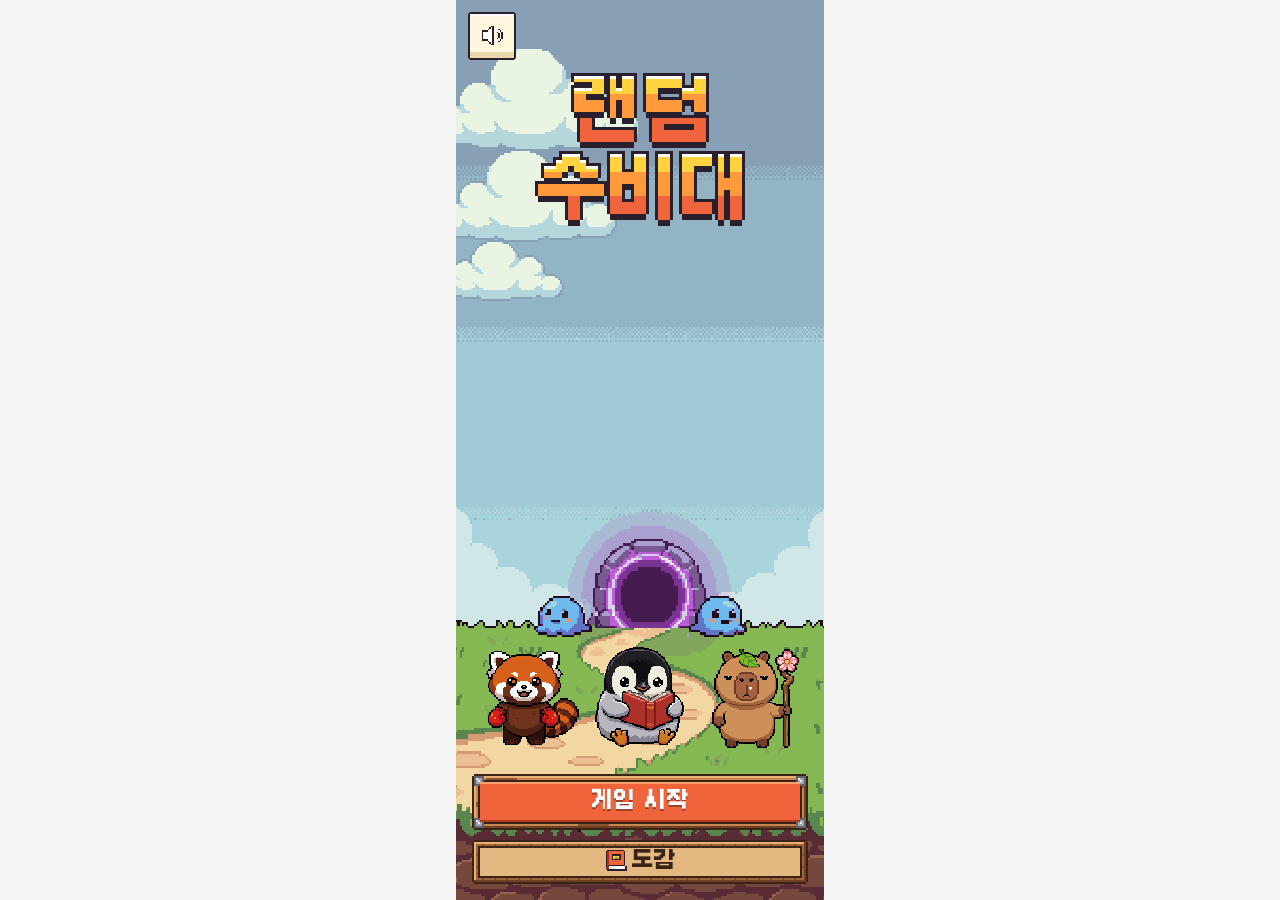
<file: index.html>
<!doctype html>
<html lang="ko">
  <head>
    <meta charset="UTF-8" />
    <meta name="viewport" content="width=device-width, initial-scale=1.0" />
    <title>랜덤 수비대</title>
    <script type="module" crossorigin src="./assets/index-B92Jqbr9.js"></script>
    <link rel="stylesheet" crossorigin href="./assets/index-Wge8R_NI.css">
    <link rel="manifest" href="./manifest.webmanifest">
    <link rel="icon" href="./icon-192.png">
    <meta name="theme-color" content="#C2410C">
  </head>
  <body>
    <div id="root"><div style="position:fixed;inset:0;display:flex;flex-direction:column;align-items:center;justify-content:center;gap:12px;background:#9fd4e8;color:#1f2a44;font:700 22px/1.2 'Malgun Gothic','Apple SD Gothic Neo',system-ui,sans-serif"><style>@keyframes studio-penguin{to{background-position-x:-720px}}</style><div style="width:80px;height:80px;background:url([data-uri]) 0 0/720px 80px no-repeat;image-rendering:pixelated;animation:studio-penguin 1.2s steps(9) infinite"></div><div>팽스튜디오</div><div style="font-size:14px;font-weight:400;opacity:.7">불러오는 중…</div></div></div>
    <script>if('serviceWorker' in navigator)addEventListener('load',()=>navigator.serviceWorker.register('./sw.js'))</script>
  </body>
</html>
</file>
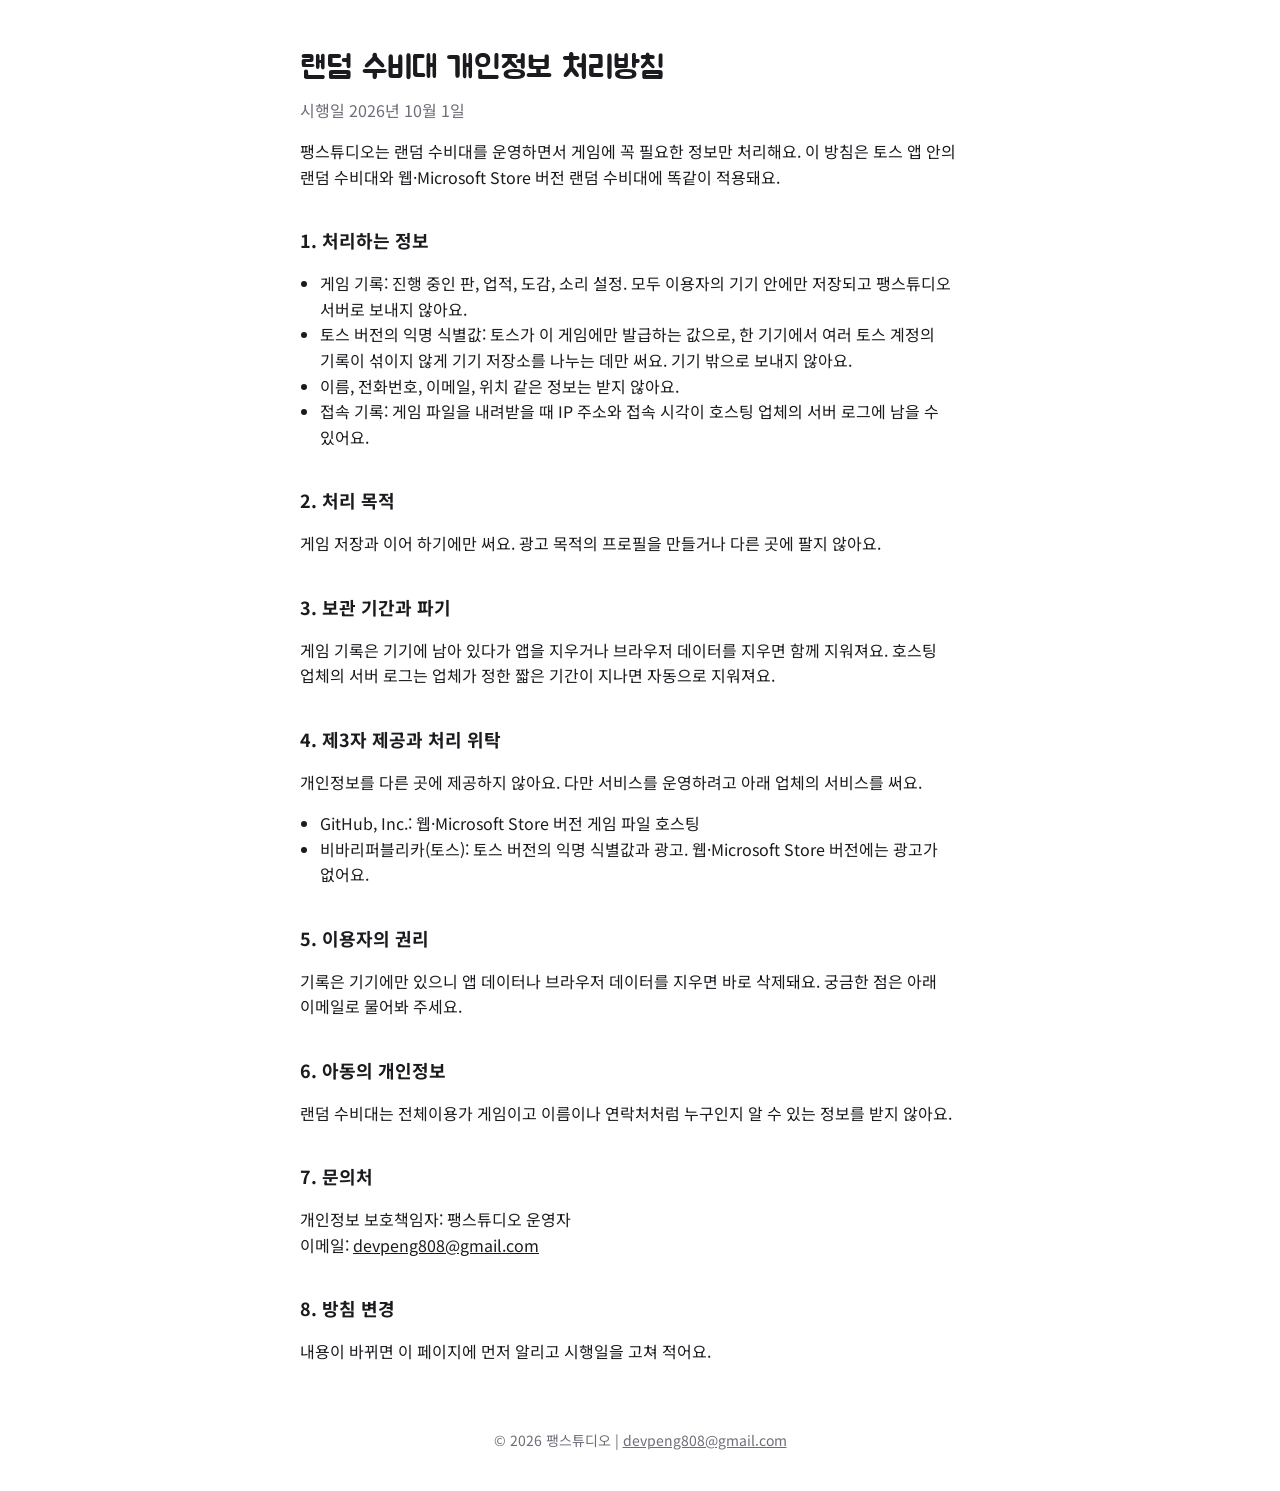
<file: privacy.html>
<!doctype html>
<html lang="ko">
<head>
  <meta charset="utf-8">
  <meta name="viewport" content="width=device-width, initial-scale=1, viewport-fit=cover">
  <title>랜덤 수비대 개인정보 처리방침</title>
  <meta name="theme-color" content="#ffffff">
  <link rel="icon" href="./icon-192.png" type="image/png">
  <link rel="preconnect" href="https://fonts.googleapis.com">
  <link rel="preconnect" href="https://fonts.gstatic.com" crossorigin>
  <link rel="stylesheet" href="https://fonts.googleapis.com/css2?family=Jua&family=Noto+Sans+KR:wght@400;700&display=swap">
  <style>
    :root { --ink: #1b1b1f; --ink-subtle: #6b6e76; }
    body { margin: 0; background: #fff; color: var(--ink); font: 400 16px/1.6 'Noto Sans KR', system-ui, sans-serif; word-break: keep-all; }
    .bottom { padding: 24px 16px 40px; text-align: center; color: var(--ink-subtle); font-size: 14px; }
    .bottom a { color: inherit; }
    .doc { max-width: 680px; margin: 0 auto; padding: 48px 16px 24px; }
    .doc h1 { margin: 0 0 8px; font: 400 32px/1.3 'Jua', sans-serif; }
    .doc h2 { margin: 36px 0 8px; font-size: 18px; }
    .doc p, .doc li { color: var(--ink); }
    .doc .meta { color: var(--ink-subtle); margin: 0; }
    .doc ul { padding-left: 20px; }
    .doc a { color: inherit; }
  </style>
</head>
<body>
  <main class="doc">
    <h1>랜덤 수비대 개인정보 처리방침</h1>
    <p class="meta">시행일 2026년 10월 1일</p>

    <p>팽스튜디오는 랜덤 수비대를 운영하면서 게임에 꼭 필요한 정보만 처리해요. 이 방침은 토스 앱 안의 랜덤 수비대와 웹·Microsoft Store 버전 랜덤 수비대에 똑같이 적용돼요.</p>

    <h2>1. 처리하는 정보</h2>
    <ul>
      <li>게임 기록: 진행 중인 판, 업적, 도감, 소리 설정. 모두 이용자의 기기 안에만 저장되고 팽스튜디오 서버로 보내지 않아요.</li>
      <li>토스 버전의 익명 식별값: 토스가 이 게임에만 발급하는 값으로, 한 기기에서 여러 토스 계정의 기록이 섞이지 않게 기기 저장소를 나누는 데만 써요. 기기 밖으로 보내지 않아요.</li>
      <li>이름, 전화번호, 이메일, 위치 같은 정보는 받지 않아요.</li>
      <li>접속 기록: 게임 파일을 내려받을 때 IP 주소와 접속 시각이 호스팅 업체의 서버 로그에 남을 수 있어요.</li>
    </ul>

    <h2>2. 처리 목적</h2>
    <p>게임 저장과 이어 하기에만 써요. 광고 목적의 프로필을 만들거나 다른 곳에 팔지 않아요.</p>

    <h2>3. 보관 기간과 파기</h2>
    <p>게임 기록은 기기에 남아 있다가 앱을 지우거나 브라우저 데이터를 지우면 함께 지워져요. 호스팅 업체의 서버 로그는 업체가 정한 짧은 기간이 지나면 자동으로 지워져요.</p>

    <h2>4. 제3자 제공과 처리 위탁</h2>
    <p>개인정보를 다른 곳에 제공하지 않아요. 다만 서비스를 운영하려고 아래 업체의 서비스를 써요.</p>
    <ul>
      <li>GitHub, Inc.: 웹·Microsoft Store 버전 게임 파일 호스팅</li>
      <li>비바리퍼블리카(토스): 토스 버전의 익명 식별값과 광고. 웹·Microsoft Store 버전에는 광고가 없어요.</li>
    </ul>

    <h2>5. 이용자의 권리</h2>
    <p>기록은 기기에만 있으니 앱 데이터나 브라우저 데이터를 지우면 바로 삭제돼요. 궁금한 점은 아래 이메일로 물어봐 주세요.</p>

    <h2>6. 아동의 개인정보</h2>
    <p>랜덤 수비대는 전체이용가 게임이고 이름이나 연락처처럼 누구인지 알 수 있는 정보를 받지 않아요.</p>

    <h2>7. 문의처</h2>
    <p>개인정보 보호책임자: 팽스튜디오 운영자<br>이메일: <a href="mailto:devpeng808@gmail.com">devpeng808@gmail.com</a></p>

    <h2>8. 방침 변경</h2>
    <p>내용이 바뀌면 이 페이지에 먼저 알리고 시행일을 고쳐 적어요.</p>
  </main>
  <footer class="bottom">© 2026 팽스튜디오 | <a href="mailto:devpeng808@gmail.com">devpeng808@gmail.com</a></footer>
</body>
</html>
</file>
<file: assets/index-Wge8R_NI.css>
.game-screen{height:100vh;height:100dvh;box-sizing:border-box;display:flex;flex-direction:column;padding:env(safe-area-inset-top) 8px var(--safe-bottom, env(safe-area-inset-bottom));background:var(--paper);color:var(--ink);overflow:hidden}.hud{display:flex;flex-direction:column;gap:6px;padding:8px 0}.hud-row{display:flex;align-items:center;gap:6px}.hud-top.capsule{padding-right:96px}.stage{font-size:20px;white-space:nowrap}.stage small{font-family:Galmuri9,monospace;font-size:14px;color:var(--ink-2)}.stage small.label{font-size:10px}.hud-top .wallet .chip{padding-left:4px;padding-right:4px}.spacer{flex:1}.timer{display:flex;align-items:center;gap:6px;height:28px;padding:0 6px;font-size:11px}.hud-top .wallet{margin-left:auto}.chip{display:inline-flex;align-items:center;gap:4px;height:28px;padding:0 6px;white-space:nowrap}.alive{flex:1;display:flex;align-items:center;gap:6px;height:28px;padding:0 6px}.alive .bar{flex:1;height:10px;box-sizing:border-box;border:var(--p) solid var(--ink);background:var(--paper-2)}.alive .bar i{display:block;height:100%;background:var(--warn)}.danger .alive{background:#ffd9de}.danger .alive .bar i{background:var(--danger)}.countdown{color:#fff;background:var(--danger);border:var(--p) solid var(--ink);padding:0 4px;animation:count-tick .3s steps(3)}@keyframes count-tick{0%{transform:scale(1.8)}to{transform:none}}.danger-edge{position:fixed;top:0;right:0;bottom:0;left:0;pointer-events:none;z-index:12;box-shadow:inset 0 0 64px 16px #e61e32d9;animation:danger-pulse 1s steps(4) infinite}.danger-edge.final{animation-duration:.5s}@keyframes danger-pulse{50%{opacity:.25}}.hud.danger:has(.danger-edge.final) .alive{animation:crowd-shake .2s steps(2) infinite}@keyframes crowd-shake{50%{transform:translate(3px)}}.iconbtn{width:36px;height:28px;font-size:11px;padding-left:0;padding-right:0}.pb.iconbtn.on{--c: var(--ink);--c-hi: #5a4a5c;--c-lo: #000;color:var(--gold);text-shadow:none}.board{flex:1;min-height:0;touch-action:none}.controls{display:grid;grid-template-columns:repeat(3,1fr);gap:6px;padding:8px 0 6px}.ctl{display:flex;flex-direction:column;gap:4px}.pb.summon{--c: var(--el);--c-hi: var(--el-hi);--c-lo: var(--el-lo);height:44px;font-size:11px;font-weight:700}.summon .cost{display:inline-flex;align-items:center;gap:2px;font-family:Galmuri9,monospace;font-size:10px}.upg{height:28px;font-size:11px;gap:3px}.upg .lv{color:var(--el-lo)}.upg .c{display:inline-flex;align-items:center;gap:2px;color:var(--ink-2)}.bench-wrap{padding-bottom:6px}.wallet{display:flex;gap:4px;font-family:Galmuri11,monospace;font-size:11px;color:var(--ink)}.bench{display:grid;grid-template-columns:repeat(var(--cols, 5),1fr);gap:4px;padding:6px}.slot{height:46px;position:relative;padding:0;box-sizing:border-box;background:var(--paper-2);border:var(--p) dashed #b08a4a;touch-action:none;user-select:none;-webkit-user-select:none;-webkit-touch-callout:none}.slot.piece{border:var(--p) solid var(--gr);background:var(--panel)}.slot.piece.selected{outline:var(--p) solid var(--ink);outline-offset:0}.slot img{width:100%;height:100%;object-fit:contain;image-rendering:pixelated;pointer-events:none}.pips{position:absolute;left:50%;bottom:-1px;transform:translate(-50%);background:var(--gr);color:#fff;font-size:10px;line-height:9px;padding:0 2px;letter-spacing:-1px}.selection{position:fixed;transform:translateY(-100%);z-index:15;box-sizing:border-box;display:flex;align-items:center;justify-content:space-between;gap:8px;padding:6px 8px}.selection span{display:block;font-family:Galmuri9,monospace;font-size:10px;color:var(--ink-2);margin-top:2px;white-space:nowrap}.selection b{display:block;font-size:11px;font-weight:700}.sell{height:30px;white-space:nowrap}.selection .info{min-width:0}.selection .skill{white-space:normal;line-height:1.4;margin-top:4px;color:var(--ink)}.selection .skill b{display:inline;font-size:10px;color:var(--brand-lo)}.selection .confirm{display:flex;flex-direction:column;gap:6px;width:100%}.dont-ask{display:flex;align-items:center;gap:4px;font-family:Galmuri9,monospace;font-size:10px;color:var(--ink-2)}.dont-ask input{width:14px;height:14px;margin:0;accent-color:var(--brand)}.confirm-actions{display:flex;gap:6px;justify-content:flex-end}.confirm-actions .pb{height:30px;padding-left:10px;padding-right:10px}.ghost{position:fixed;width:64px;height:64px;margin:-32px 0 0 -32px;pointer-events:none;image-rendering:pixelated;z-index:20}.scrim{position:fixed;top:0;right:0;bottom:0;left:0;background:#2a1f2db8;display:flex;flex-direction:column;justify-content:center;padding:0 16px;gap:10px;z-index:30}.scrim h2{color:var(--gold);text-align:center;font-size:33px;font-weight:700;margin:0;text-shadow:3px 3px 0 var(--ink)}.scrim p{color:#fff;text-align:center;margin:0 0 4px}.btn{height:52px;font-size:22px;font-weight:700}.btn.sub{height:44px;font-size:22px}.art{display:grid;grid-template-columns:auto 1fr;column-gap:10px;row-gap:3px;justify-items:start;align-content:start;text-align:left;padding:10px 12px;border-color:var(--gr);color:var(--ink)}.art>.px-icon{grid-column:1;grid-row:1 / span 3;align-self:center}.art>span{grid-column:2}.art .grade{font-family:Galmuri9,monospace;font-size:10px;color:var(--gr)}.art .name{font-family:Galmuri9,monospace;font-size:18px}.art .eff{font-family:Galmuri9,monospace;font-size:10px;color:var(--ink-2);line-height:1.4}.result{position:fixed;top:0;right:0;bottom:0;left:0;z-index:40;overflow-y:auto;box-sizing:border-box;display:flex;flex-direction:column;gap:8px;background:var(--paper);color:var(--ink);padding:calc(env(safe-area-inset-top) + 28px) 16px calc(var(--safe-bottom, env(safe-area-inset-bottom)) + 16px)}.result-head{text-align:center}.result-head h1{font-size:44px;font-weight:700;margin:6px 0 0;color:var(--brand);text-shadow:3px 3px 0 var(--ink)}.result-head p{margin:6px 0 0;color:var(--ink-2)}.panel{padding:10px 12px}.panel>b{font-weight:700}.stat{display:flex;justify-content:space-between;padding:5px 0;border-bottom:var(--p) dashed var(--panel-lo)}.gradebar{display:flex;gap:3px;margin-top:8px}.gradebar span{flex:1;text-align:center;font-family:Galmuri9,monospace;font-size:10px;color:#fff;border:var(--p) solid var(--ink);padding:3px 0;white-space:nowrap}.artrow{display:flex;gap:4px;flex-wrap:wrap;margin-top:6px}.art-chip{display:inline-flex;align-items:center;gap:3px;font-family:Galmuri9,monospace;font-size:10px;border:var(--p) solid var(--gr);background:#fff;padding:2px 5px;color:var(--ink)}.run-badges{list-style:none;margin:6px 0 0;padding:0;display:flex;flex-wrap:wrap;gap:4px}.run-badges li{display:inline-flex;align-items:center;gap:4px;font-family:Galmuri11,monospace;font-size:12px;font-weight:700;color:var(--ink);background:#fff;border:var(--p) solid var(--gold);padding:3px 6px}.countdown-overlay{position:fixed;display:grid;place-items:center;pointer-events:none;z-index:25}.countdown-overlay span{font-size:88px;font-weight:700;color:var(--gold);text-shadow:4px 4px 0 var(--ink),-2px -2px 0 var(--ink),2px -2px 0 var(--ink),-2px 2px 0 var(--ink);animation:count-pop .7s steps(4) both}.countdown-overlay span.go{font-size:66px}@keyframes count-pop{0%{transform:scale(1.8);opacity:0}25%{transform:scale(1);opacity:1}80%{transform:scale(1);opacity:1}to{transform:scale(.9);opacity:0}}.steam-toasts{position:fixed;right:12px;bottom:calc(var(--safe-bottom, env(safe-area-inset-bottom)) + 140px);z-index:45;display:flex;flex-direction:column-reverse;gap:6px;pointer-events:none}.steam-toast{display:flex;gap:8px;align-items:center;width:200px;padding:6px 8px;background:var(--ink);color:#fff;border:var(--p) solid var(--gold);animation:steam-in .3s steps(4),steam-out .4s steps(4) 3.2s forwards}.steam-toast b{display:block;font-family:Galmuri9,monospace;font-size:10px;opacity:.75;font-weight:400}.steam-toast span:last-child{font-size:11px;font-weight:700}@keyframes steam-in{0%{transform:translate(120%)}to{transform:none}}@keyframes steam-out{to{transform:translate(120%);opacity:0}}.artbar{display:flex;gap:4px;padding:6px 0 0;margin:0;border:0;background:none;cursor:pointer}.artbar:disabled{cursor:default}.artbar-chip.empty{border:var(--p) dashed #b08a4a;background:var(--paper-2)}.artbar-chip{width:26px;height:26px;display:grid;place-items:center;box-sizing:border-box;background:var(--panel);border:var(--p) solid var(--gr);font-family:Galmuri9,monospace;font-size:10px;color:var(--ink)}.artlist{display:flex;flex-direction:column;gap:6px;max-height:60vh;overflow-y:auto}.hint{position:fixed;left:12px;right:12px;bottom:calc(var(--safe-bottom, env(safe-area-inset-bottom)) + 200px);z-index:22;display:flex;flex-direction:column;gap:2px;padding:8px 10px;pointer-events:none;border-color:var(--gold);animation:toast-in .25s steps(3)}.hint b{font-family:Galmuri9,monospace;font-size:10px;color:var(--brand-lo)}.hint span{font-size:11px;line-height:1.4}.slot.piece{animation:slot-in .24s steps(3) both}.slot.piece.high{animation:slot-reveal .7s steps(7) both}@keyframes slot-in{0%{transform:scale(.4)}70%{transform:scale(1.12)}to{transform:none}}@keyframes slot-reveal{0%{transform:scale(.4);background:var(--gr)}30%{transform:scale(1.15);background:var(--gr)}45%{background:#fff}60%{transform:none;background:var(--gr)}to{background:var(--panel)}}.slot.piece.legend:after{content:"";position:absolute;top:0;right:0;bottom:0;left:0;pointer-events:none;opacity:0;background:url("data:image/svg+xml,<svg xmlns='http://www.w3.org/2000/svg' viewBox='0 0 23 15' shape-rendering='crispEdges'><rect x='1' y='3' width='5' height='1' fill='%23ffd23f'/><rect x='3' y='1' width='1' height='5' fill='%23ffd23f'/><rect x='2' y='3' width='3' height='1' fill='%23fff'/><rect x='3' y='2' width='1' height='3' fill='%23fff'/><rect x='17' y='3' width='5' height='1' fill='%23ffd23f'/><rect x='19' y='1' width='1' height='5' fill='%23ffd23f'/><rect x='18' y='3' width='3' height='1' fill='%23fff'/><rect x='19' y='2' width='1' height='3' fill='%23fff'/><rect x='1' y='11' width='5' height='1' fill='%23ffd23f'/><rect x='3' y='9' width='1' height='5' fill='%23ffd23f'/><rect x='2' y='11' width='3' height='1' fill='%23fff'/><rect x='3' y='10' width='1' height='3' fill='%23fff'/><rect x='17' y='11' width='5' height='1' fill='%23ffd23f'/><rect x='19' y='9' width='1' height='5' fill='%23ffd23f'/><rect x='18' y='11' width='3' height='1' fill='%23fff'/><rect x='19' y='10' width='1' height='3' fill='%23fff'/><rect x='10' y='1' width='3' height='1' fill='%23ffd23f'/><rect x='11' y='0' width='1' height='3' fill='%23ffd23f'/><rect x='11' y='1' width='1' height='1' fill='%23fff'/><rect x='10' y='13' width='3' height='1' fill='%23ffd23f'/><rect x='11' y='12' width='1' height='3' fill='%23ffd23f'/><rect x='11' y='13' width='1' height='1' fill='%23fff'/><rect x='0' y='7' width='3' height='1' fill='%23ffd23f'/><rect x='1' y='6' width='1' height='3' fill='%23ffd23f'/><rect x='1' y='7' width='1' height='1' fill='%23fff'/><rect x='20' y='7' width='3' height='1' fill='%23ffd23f'/><rect x='21' y='6' width='1' height='3' fill='%23ffd23f'/><rect x='21' y='7' width='1' height='1' fill='%23fff'/></svg>") center / contain no-repeat;animation:legend-burst .5s steps(5) .7s forwards}@keyframes legend-burst{0%{opacity:1;transform:scale(.4)}60%{opacity:1}to{opacity:0;transform:none}}.scrim.reward{animation:reward-in .2s steps(2) .45s both}.reward h2{animation:count-pop-in .3s steps(3) .45s both}.reward p{animation:reward-in .2s steps(2) .7s both}.reward .art{animation:card-in .24s steps(3) both;animation-delay:calc(.8s + var(--i) * .14s)}@keyframes reward-in{0%{visibility:hidden;opacity:0}to{visibility:visible;opacity:1}}@keyframes count-pop-in{0%{visibility:hidden;transform:scale(1.8)}to{visibility:visible;transform:none}}@keyframes card-in{0%{visibility:hidden;transform:translateY(24px)}to{visibility:visible;transform:none}}.boss-banner{position:fixed;top:0;right:0;bottom:0;left:0;display:grid;place-content:center;text-align:center;pointer-events:none;z-index:24}.boss-banner b{font-size:66px;font-weight:700;color:var(--gold);text-shadow:4px 4px 0 var(--ink),-2px -2px 0 var(--ink),2px -2px 0 var(--ink),-2px 2px 0 var(--ink)}.boss-banner span{font-size:18px;color:#fff;text-shadow:2px 2px 0 var(--ink)}.boss-banner>*{animation:count-pop 1.1s steps(6) both}.result-trio{display:flex;justify-content:center}.result-trio .hero-anim{width:108px;height:108px;margin:-8px -12px;image-rendering:pixelated}.game-screen{padding-top:0;background:url([data-uri]) repeat 0 0 / 64px 64px;image-rendering:pixelated}.game-screen .board{image-rendering:auto}.game-screen .hud{margin:0 -8px;padding:calc(8px + env(safe-area-inset-top)) 8px 16px;background:url([data-uri]) repeat-x left bottom / 32px 12px,url([data-uri]) repeat-x left bottom 10px / 8px 80px,#92b4c4}.game-screen .stage,.game-screen .stage small{color:#243a4f}.game-screen .notch{clip-path:none}.game-screen .hud .pf{border:4px solid transparent;border-image:url([data-uri]) 5 fill / 10px repeat;background:none;box-shadow:none;color:#f7e6c4}.game-screen .hud .pf b{text-shadow:0 1px 0 #3b2417}.game-screen .hud .pf,.game-screen .hud .pb{font-size:12px}.game-screen .hud .num{font-weight:700}.game-screen .stage small.label{font-size:10px}.game-screen .pb.iconbtn{padding:0;font-weight:700}.game-screen .hud .bar{border-color:#2a1a10;background:#4a2c19}.game-screen .hud.danger .alive{background:none;color:#ffb3bd}.game-screen .pb{border:4px solid transparent;background:none;box-shadow:none;padding-top:0;padding-bottom:0;border-image:url([data-uri]) 7 fill / 10px stretch}.game-screen .pb.sub{border-image:url([data-uri]) 5 fill / 10px repeat;color:#3b2417}.game-screen .pb.iconbtn.on{border-image:url([data-uri]) 5 fill / 10px repeat;color:var(--gold)}.game-screen .controls{grid-template-columns:repeat(3,minmax(0,1fr))}.game-screen .pb.summon{border-image-width:14px;white-space:nowrap;text-shadow:0 2px 0 rgba(0,0,0,.35);padding:0 2px;height:52px;font-size:14px;flex-wrap:wrap;align-content:center;row-gap:2px}.game-screen .summon .cost{flex-basis:100%;justify-content:center;font-size:12px}.game-screen .upg{height:32px;font-family:Galmuri11,monospace;font-size:11px;font-weight:700;gap:2px;padding:0 2px;white-space:nowrap}.game-screen .pb.summon-water{border-image-source:url([data-uri])}.game-screen .pb.summon-grass{border-image-source:url([data-uri])}.game-screen .pb:active:not(:disabled){box-shadow:none;padding-bottom:0}.game-screen .pb.sub:disabled{filter:none;opacity:.7}.game-screen .upg .lv{color:#7a3a14}.game-screen .upg .c{color:#5a3a24}.game-screen .bench.pf{border:4px solid transparent;border-image:url([data-uri]) 8 fill / 16px round;background:none;box-shadow:none;padding:8px}.game-screen .slot{height:38px}.game-screen .slot,.game-screen .artbar-chip.empty{border:4px solid transparent;border-image:url([data-uri]) 4 fill / 8px repeat;background:none}.game-screen .slot.piece{--face: color-mix(in srgb, var(--gr) 14%, #fff8e8);--floor: color-mix(in srgb, var(--gr) 26%, #f3e2c0);--floor-2: color-mix(in srgb, var(--gr) 38%, #e6cfa4);border:var(--p) solid var(--gr);border-image:none;background:linear-gradient(var(--face) 0 62%,var(--floor) 62% 80%,var(--floor-2) 80%);box-shadow:0 0 0 var(--p) #3b2417,inset 0 var(--p) 0 #fffc;outline:none}.game-screen .slot.piece.selected{outline:var(--p) solid #fff;outline-offset:calc(2 * var(--p))}.bench-top{display:flex;align-items:center;gap:6px;padding:4px 0 6px}.bench-top .artbar{padding:0;min-width:0}.game-screen .pb.deploy-all{margin-left:auto;height:30px;padding:0 8px;font-size:12px;font-weight:700;white-space:nowrap}.game-screen .pb.sell-all{height:30px;padding:0 8px;font-size:12px;font-weight:700;white-space:nowrap}@media(max-height:740px){.game-screen .pb.summon{height:46px;font-size:12px;row-gap:0}.game-screen .upg{height:30px}.game-screen .bench.pf{padding:6px}.game-screen .slot{height:32px}}.result{background:url([data-uri]) repeat 0 0 / 64px 64px;image-rendering:pixelated}.result .banner{display:inline-block;padding:6px 16px;border:4px solid transparent;color:#fff;font-family:Galmuri11,monospace;font-size:14px;font-weight:700;letter-spacing:1px;text-shadow:0 2px 0 rgba(0,0,0,.35);border-image:url([data-uri]) 7 fill / 14px stretch}.result .banner.win{border-image-source:url([data-uri])}.result-head p{color:#fff8e6;text-shadow:0 1px 0 #2f4a1f;font-size:12px}.result .panel{border:6px solid transparent;border-image:url([data-uri]) 8 fill / 16px round;background:none;box-shadow:none;clip-path:none;color:#f7e6c4;padding:12px 14px}.result .stat{border-bottom-color:#fff6de40}.result .pb{clip-path:none;border:4px solid transparent;background:none;box-shadow:none;border-image:url([data-uri]) 7 fill / 14px stretch}.result .pb.sub{border-image:url([data-uri]) 5 fill / 10px repeat;color:#3b2417}@media(max-width:359px){.game-screen .pb.summon{font-size:12px}.game-screen .stage small.label{display:none}}.title{min-height:100vh;min-height:100svh;box-sizing:border-box;display:flex;flex-direction:column;justify-content:space-between;padding:calc(env(safe-area-inset-top) + 64px) 16px calc(var(--safe-bottom, env(safe-area-inset-bottom)) + 16px);position:relative;overflow:hidden;background:var(--paper);color:var(--ink)}.title>:not(.scene){position:relative}.logo{text-align:center}.kicker{font-family:Galmuri9,monospace;font-size:18px;letter-spacing:2px;color:var(--ink-2)}.logo h1{margin:6px 0 0;line-height:0}.logo h1 img{width:216px;image-rendering:pixelated}.trio{display:flex;justify-content:center;margin-top:auto;margin-bottom:4px}.trio .hero-anim{width:144px;height:144px;margin:0 -16px;image-rendering:pixelated}.actions{display:flex;flex-direction:column;gap:10px}.actions .start{height:56px;font-size:22px;font-weight:700}.actions .collection{height:44px;font-size:22px;font-weight:700}.actions .pb{clip-path:none;border:4px solid transparent;background:none;box-shadow:none;image-rendering:pixelated;border-image:url([data-uri]) 7 fill / 14px stretch;text-shadow:0 2px 0 rgba(0,0,0,.35)}.actions .pb.sub{border-image:url([data-uri]) 5 fill / 10px repeat;color:#3b2417;text-shadow:none}.actions .pb:active:not(:disabled){box-shadow:none;padding-bottom:0}.toast{position:fixed;top:calc(env(safe-area-inset-top) + 56px);left:12px;right:12px;z-index:50;display:flex;gap:10px;align-items:center;background:var(--ink);color:#fff;border:var(--p) solid var(--gold);padding:8px 12px;animation:toast-in .25s steps(3)}.toast b{display:block;font-size:11px;font-weight:700}.toast span{font-family:Galmuri9,monospace;font-size:9px;opacity:.85}@keyframes toast-in{0%{transform:translateY(-12px);opacity:0}to{transform:none;opacity:1}}.achievements{min-height:100vh;min-height:100svh;box-sizing:border-box;background:var(--paper);color:var(--ink);padding:calc(env(safe-area-inset-top) + 8px) 12px calc(var(--safe-bottom, env(safe-area-inset-bottom)) + 16px)}.hdr{display:flex;align-items:center;gap:10px;padding:8px 96px 12px 0}.hdr h2{font-size:22px;font-weight:700;margin:0}.back{width:40px;height:40px;font-size:22px}.tabs{display:flex}.tab{flex:1;height:36px;border:var(--p) solid var(--ink);background:var(--paper-2);color:var(--ink-2);font-size:11px}.tab+.tab{border-left:0}.tab[aria-selected=true]{background:var(--panel);color:var(--ink);font-weight:700;border-bottom-color:var(--panel)}.badges{list-style:none;margin:0;padding:0;display:grid;grid-template-columns:repeat(2,1fr);gap:6px}.badge{display:flex;flex-direction:column;gap:3px;padding:8px 10px;min-height:76px}.badge:not(.on){background:var(--paper-2);box-shadow:none;border-style:dashed;color:var(--ink-2)}.badge b{font-size:11px;font-weight:700}.badge span:last-child{font-family:Galmuri9,monospace;font-size:9px;line-height:1.4}.rate{position:relative;display:flex;justify-content:space-between;align-items:baseline;margin:12px 0 10px;padding-bottom:14px}.rate b{font-size:11px;font-weight:700}.rate span{color:var(--ink-2)}.rate:after{content:"";position:absolute;left:0;right:0;bottom:0;height:10px;box-sizing:border-box;border:var(--p) solid var(--ink);background:var(--paper-2)}.rate i{position:absolute;left:var(--p);bottom:var(--p);height:6px;background:var(--warn);z-index:1;max-width:calc(100% - 2 * var(--p))}.shelf{margin-top:12px}.shelf h3{margin:0 0 6px;font-size:11px;font-weight:700;color:var(--gr)}.shelf h3 span{color:var(--ink-2);font-weight:400}.shelf ul{list-style:none;margin:0;padding:0;display:flex;flex-direction:column;gap:6px}.shelf .art{border-color:var(--gr)}.shelf .empty{margin:0;font-family:Galmuri9,monospace;font-size:9px;color:var(--ink-2)}.scene{position:absolute;bottom:0;left:50%;width:max(100%,calc(100svh * 196 / 424));aspect-ratio:196 / 424;transform:translate(-50%);background:url(./title-bg-DpO0r8XI.png) 0 0 / 100% 100%;image-rendering:pixelated;pointer-events:none}.scene img{position:absolute;image-rendering:pixelated}.scene .cloud{animation:cloud-drift var(--dur) linear var(--delay) infinite}@keyframes cloud-drift{0%{transform:translate(var(--from))}to{transform:translate(var(--to))}}.scene .slime{transform-origin:50% 100%;animation:slime-breathe 1.2s steps(1) var(--delay) infinite}@keyframes slime-breathe{50%{transform:scale(1.07,.9)}}@media(prefers-reduced-motion:reduce){.scene img{animation:none}}.title .title-sound{position:absolute;left:12px;top:calc(env(safe-area-inset-top) + 12px);z-index:3;width:48px;height:48px;display:flex;align-items:center;justify-content:center;padding:0}@font-face{font-family:Galmuri11;src:url(./Galmuri11-BI79iyVl.woff2) format("woff2");font-display:swap}@font-face{font-family:Galmuri11;font-weight:700;src:url(./Galmuri11-Bold-D6hfpa7k.woff2) format("woff2");font-display:swap}@font-face{font-family:Galmuri9;src:url(./Galmuri9-Cc254HU3.woff2) format("woff2");font-display:swap}:root{--p: 2px;--ink: #2a1f2d;--ink-2: #6e5a6b;--paper: #f3e3bf;--paper-2: #e6cf9f;--panel: #fff6de;--panel-lo: #e9d6ab;--brand: #e0602f;--brand-hi: #ff9a5c;--brand-lo: #9c3a1a;--gold: #ffd23f;--danger: #e23b52;--warn: #ff8a1f;font-family:Galmuri11,monospace;font-size:11px;color:var(--ink);-webkit-font-smoothing:none}*{-webkit-tap-highlight-color:transparent}body{margin:0;min-width:320px;min-height:100vh;min-height:100svh;background:var(--paper)}#root{font-family:Galmuri11,monospace}button{font:inherit;color:inherit}@media(min-width:481px){body{display:flex;justify-content:center;align-items:flex-start;background-color:#f5f5f5!important}}.t9{font-family:Galmuri9,monospace;font-size:9px}.t18{font-family:Galmuri9,monospace;font-size:18px}.t22{font-size:22px}.num{font-variant-numeric:tabular-nums}.px-icon{display:inline-block;vertical-align:middle;image-rendering:pixelated;flex:none}.notch{clip-path:polygon(var(--p) 0,calc(100% - var(--p)) 0,100% var(--p),100% calc(100% - var(--p)),calc(100% - var(--p)) 100%,var(--p) 100%,0 calc(100% - var(--p)),0 var(--p))}.pf{box-sizing:border-box;border:var(--p) solid var(--ink);background:var(--panel);box-shadow:inset 0 var(--p) 0 #fff,inset 0 calc(-2 * var(--p)) 0 var(--panel-lo)}.pb{--c: var(--brand);--c-hi: var(--brand-hi);--c-lo: var(--brand-lo);box-sizing:border-box;border:var(--p) solid var(--ink);background:var(--c);color:#fff;display:flex;align-items:center;justify-content:center;gap:4px;padding:0 6px calc(2 * var(--p));box-shadow:inset 0 var(--p) 0 var(--c-hi),inset 0 calc(-3 * var(--p)) 0 var(--c-lo);text-shadow:var(--p) var(--p) 0 var(--c-lo);cursor:pointer}.pb:active:not(:disabled){box-shadow:inset 0 var(--p) 0 var(--c-lo);padding-bottom:0;transform:translateY(calc(2 * var(--p)))}.pb:disabled{filter:grayscale(.7) brightness(.9);opacity:.6}.pb.sub{--c: var(--panel);--c-hi: #fff;--c-lo: var(--panel-lo);color:var(--ink);text-shadow:none}
</file>
